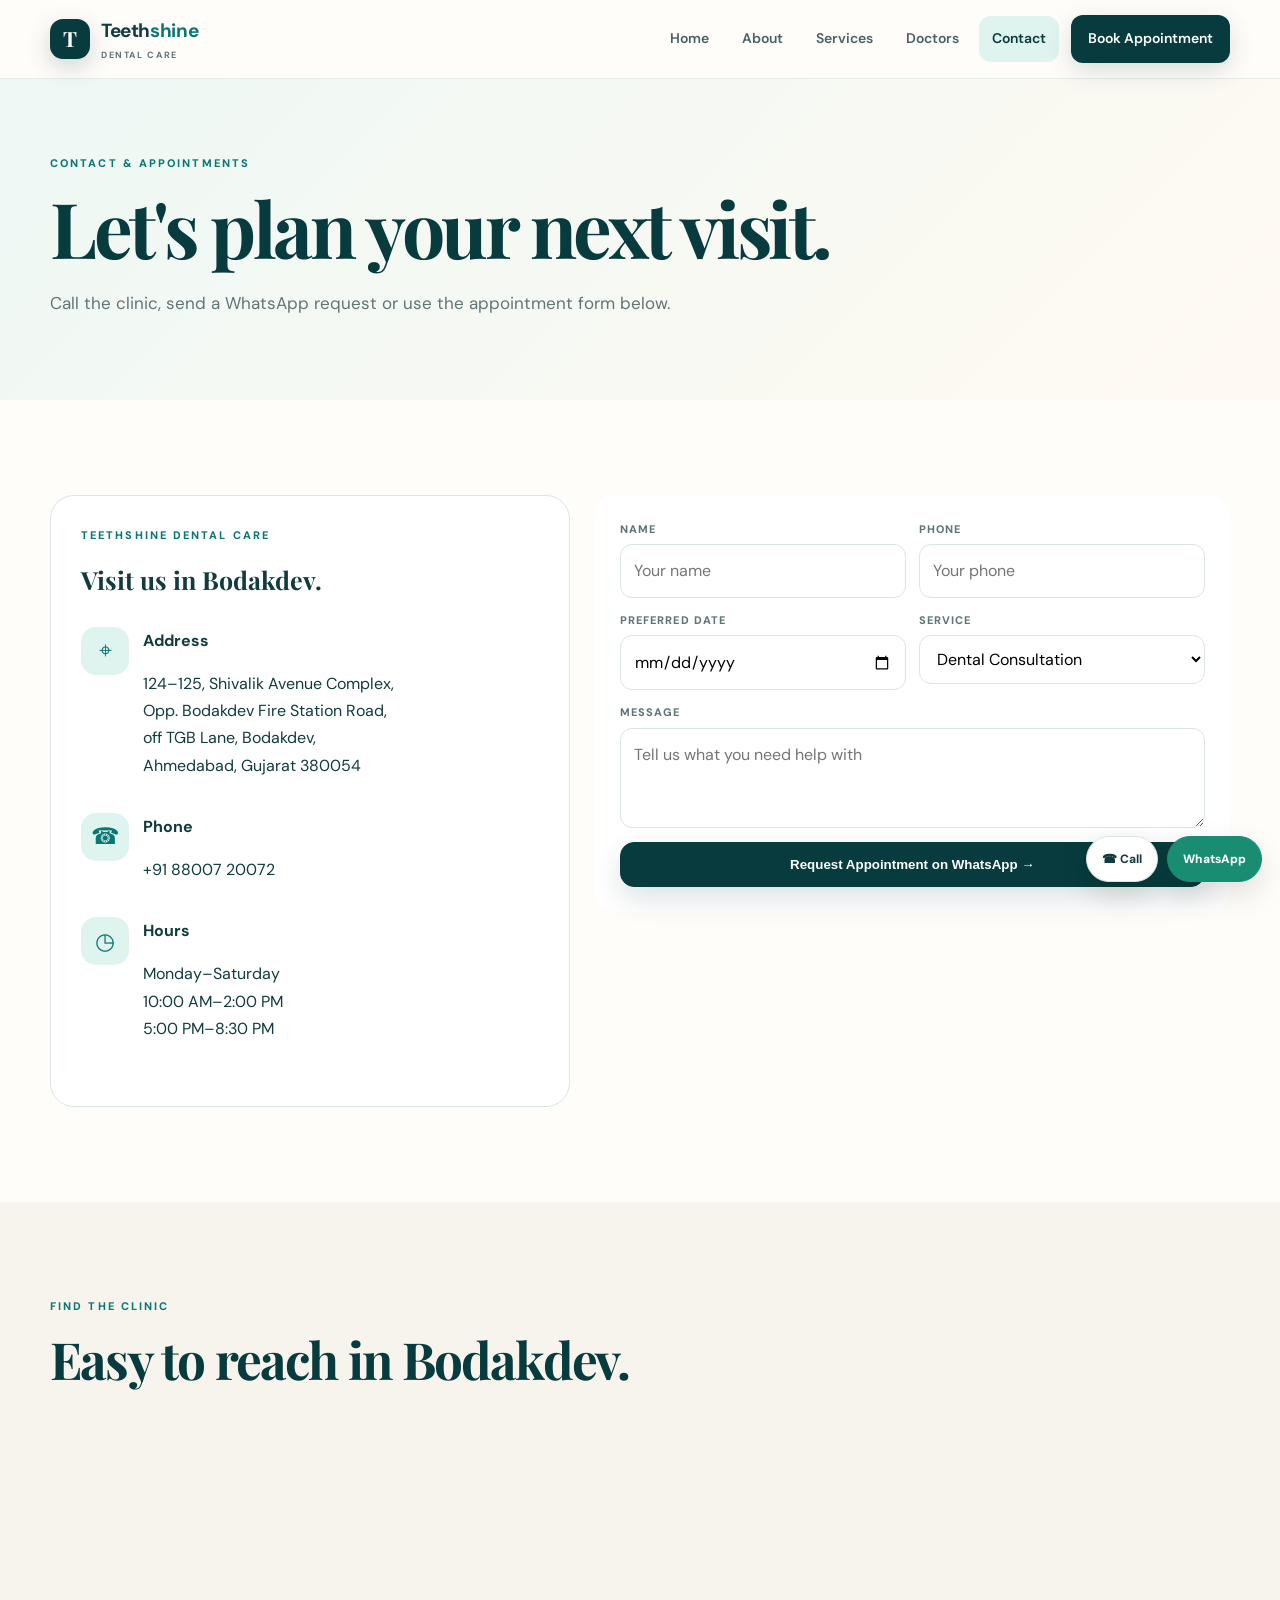
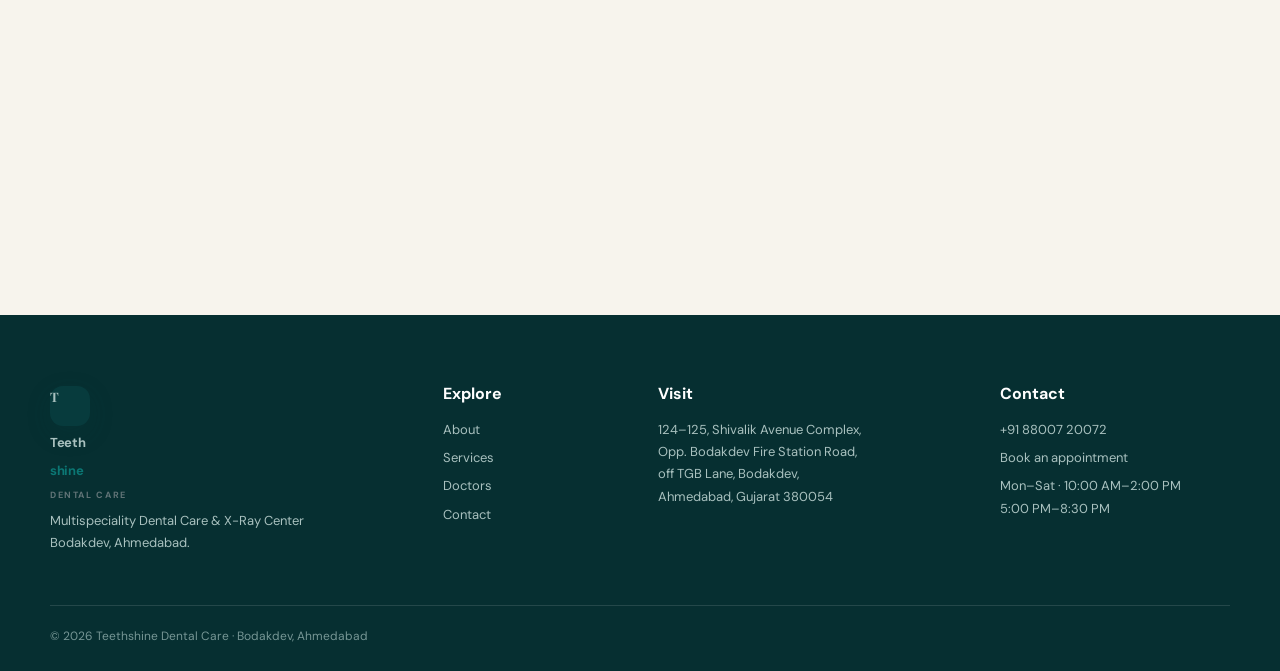
<file: contact.html>
<!doctype html><html lang="en"><head><meta charset="utf-8"><meta name="viewport" content="width=device-width,initial-scale=1"><meta name="theme-color" content="#073b3d"><meta name="description" content="Contact Teethshine Dental Care in Bodakdev, Ahmedabad and request a dental appointment."><title>Contact & Appointment | Teethshine Dental Care</title><link rel="stylesheet" href="assets/css/style.css"><script type="application/ld+json">{"@context":"https://schema.org","@type":"Dentist","name":"Teethshine Dental Care","telephone":"+91 88007 20072","address":{"@type":"PostalAddress","streetAddress":"124–125, Shivalik Avenue Complex, off TGB Lane, Bodakdev","addressLocality":"Ahmedabad","addressRegion":"Gujarat","postalCode":"380054","addressCountry":"IN"},"openingHours":"Mo-Sa 10:00-14:00,17:00-20:30"}</script></head><body><header class="site-header"><div class="container nav"><a class="brand" href="index.html"><span class="brand-mark">T</span><span>Teeth<span>shine</span><small>Dental Care</small></span></a><button class="menu" aria-label="Open menu" aria-expanded="false">☰</button><nav><a class="" href="index.html">Home</a><a class="" href="about.html">About</a><a class="" href="services.html">Services</a><a class="" href="doctors.html">Doctors</a><a class="active" href="contact.html">Contact</a><a class="nav-cta" href="contact.html#appointment">Book Appointment</a></nav></div></header><main><section class="page-hero"><div class="container reveal"><div class="eyebrow">CONTACT &amp; APPOINTMENTS</div><h1>Let's plan your next visit.</h1><p>Call the clinic, send a WhatsApp request or use the appointment form below.</p></div></section><section class="section"><div class="container contact-grid"><div class="contact-card reveal"><div class="eyebrow">TEETHSHINE DENTAL CARE</div><h3>Visit us in Bodakdev.</h3><div class="contact-row"><div class="icon">⌖</div><div><b>Address</b><p>124–125, Shivalik Avenue Complex,<br>Opp. Bodakdev Fire Station Road,<br>off TGB Lane, Bodakdev,<br>Ahmedabad, Gujarat 380054</p></div></div><div class="contact-row"><div class="icon">☎</div><div><b>Phone</b><p><a href="tel:+918800720072">+91 88007 20072</a></p></div></div><div class="contact-row"><div class="icon">◷</div><div><b>Hours</b><p>Monday–Saturday<br>10:00 AM–2:00 PM<br>5:00 PM–8:30 PM</p></div></div></div><div class="reveal delay-1"><div class="form"><form id="appointmentForm"><div class="form-grid"><div class="field"><label>Name</label><input name="name" required placeholder="Your name"></div><div class="field"><label>Phone</label><input name="phone" type="tel" required placeholder="Your phone"></div><div class="field"><label>Preferred date</label><input name="date" type="date" required></div><div class="field"><label>Service</label><select name="service"><option>Dental Consultation</option><option>Laser Dentistry</option><option>Laser Gingivoplasty</option><option>Minimally Invasive Dentistry</option><option>Oral Rehabilitation</option><option>Dental X-Ray Support</option></select></div><div class="field full"><label>Message</label><textarea name="message" placeholder="Tell us what you need help with"></textarea></div></div><button class="btn" type="submit">Request Appointment on WhatsApp →</button></form></div></div></div></section><section class="section soft"><div class="container"><div class="section-head reveal"><div><div class="eyebrow">FIND THE CLINIC</div><h2>Easy to reach in Bodakdev.</h2></div></div><iframe class="map" loading="lazy" src="https://www.google.com/maps?q=Teethshine%20Dental%20Care%20Bodakdev%20Ahmedabad&output=embed" title="Teethshine Dental Care location map"></iframe></div></section></main><footer><div class="container footer-grid"><div><a class="brand footer-brand" href="index.html"><span class="brand-mark">T</span><span>Teeth<span>shine</span><small>Dental Care</small></span></a><p>Multispeciality Dental Care &amp; X-Ray Center<br>Bodakdev, Ahmedabad.</p></div><div><b>Explore</b><a href="about.html">About</a><a href="services.html">Services</a><a href="doctors.html">Doctors</a><a href="contact.html">Contact</a></div><div><b>Visit</b><p>124–125, Shivalik Avenue Complex,<br>Opp. Bodakdev Fire Station Road,<br>off TGB Lane, Bodakdev,<br>Ahmedabad, Gujarat 380054</p></div><div><b>Contact</b><a href="tel:+918800720072">+91 88007 20072</a><a href="contact.html#appointment">Book an appointment</a><span>Mon–Sat · 10:00 AM–2:00 PM<br>5:00 PM–8:30 PM</span></div></div><div class="container copyright">© 2026 Teethshine Dental Care · Bodakdev, Ahmedabad</div></footer><div class="floating-actions"><a class="float-btn" href="tel:+918800720072">☎ Call</a><a class="float-btn whatsapp" href="https://wa.me/918800720072" target="_blank" rel="noopener">WhatsApp</a></div><script src="assets/js/main.js"></script></body></html>
</file>
<file: assets/css/style.css>
@import url('https://fonts.googleapis.com/css2?family=DM+Sans:wght@400;500;600;700&family=Playfair+Display:wght@500;600;700&display=swap');

:root{--ink:#123b3d;--deep:#073b3d;--teal:#0b7774;--mint:#dff4ef;--cream:#f7f4ed;--paper:#fffdf9;--gold:#c69a5a;--muted:#617477;--line:#dbe6e3;--white:#fff;--max:1180px;--shadow:0 24px 70px rgba(13,58,60,.12)}
*{box-sizing:border-box}
html{scroll-behavior:smooth}
body{margin:0;color:var(--ink);background:var(--paper);font-family:'DM Sans',sans-serif;line-height:1.7;overflow-x:hidden}
a{text-decoration:none;color:inherit}
img{display:block;max-width:100%}
.container{width:min(var(--max),calc(100% - 40px));margin:auto}

.site-header{position:sticky;top:0;z-index:50;background:rgba(255,253,249,.88);backdrop-filter:blur(16px);border-bottom:1px solid rgba(219,230,227,.7)}
.nav{min-height:78px;display:flex;align-items:center;justify-content:space-between;gap:25px}
.brand{display:flex;align-items:center;gap:11px;font-weight:700;letter-spacing:-.02em;font-size:19px}
.brand>span:last-child>span{color:var(--teal)}
.brand small{display:block;font-size:9px;letter-spacing:.18em;text-transform:uppercase;color:var(--muted);font-weight:700}
.brand-mark{width:40px;height:40px;border-radius:13px;display:grid;place-items:center;background:var(--deep);color:#fff;font-family:'Playfair Display';font-size:21px;box-shadow:0 8px 25px rgba(7,59,61,.2)}

nav{display:flex;align-items:center;gap:7px}
nav a{padding:11px 13px;border-radius:12px;color:#486164;font-size:14px;font-weight:600}
nav a:hover,nav a.active{color:var(--deep);background:var(--mint)}
nav .nav-cta{background:var(--deep);color:#fff;padding:12px 17px;margin-left:5px;box-shadow:0 8px 24px rgba(7,59,61,.16)}
nav .nav-cta:hover{background:var(--teal);color:#fff}
.menu{display:none;border:0;background:var(--mint);color:var(--deep);font-size:23px;width:44px;height:44px;border-radius:12px}

.hero{position:relative;padding:72px 0 80px;background:radial-gradient(circle at 8% 15%,#e6f6f1 0,transparent 28%),linear-gradient(180deg,#f8fbf9 0,#fffdf9 100%)}
.hero-grid{display:grid;grid-template-columns:1.03fr .97fr;align-items:center;gap:65px}
.eyebrow{font-size:11px;letter-spacing:.19em;text-transform:uppercase;color:var(--teal);font-weight:800;margin-bottom:15px}
.hero h1,.page-hero h1{font-family:'Playfair Display',serif;font-size:clamp(46px,6vw,78px);line-height:1.03;letter-spacing:-.045em;margin:0 0 22px;color:var(--deep)}
.hero h1 em{font-style:normal;color:var(--teal)}
.hero p{font-size:18px;color:var(--muted);max-width:600px}

.hero-actions{display:flex;gap:12px;flex-wrap:wrap;margin:30px 0}
.btn{display:inline-flex;align-items:center;justify-content:center;gap:8px;padding:14px 20px;border-radius:14px;background:var(--deep);color:#fff;font-weight:700;border:1px solid var(--deep);transition:.25s;box-shadow:0 12px 28px rgba(7,59,61,.14)}
.btn:hover{transform:translateY(-2px);background:var(--teal);border-color:var(--teal)}
.btn.outline{background:transparent;color:var(--deep);box-shadow:none}
.btn.outline:hover{background:var(--mint)}

.hero-trust{display:flex;gap:24px;flex-wrap:wrap;margin-top:24px}
.trust-item{display:flex;align-items:center;gap:9px;font-size:13px;font-weight:600;color:#526668}
.trust-dot{width:9px;height:9px;background:#52a99a;border-radius:50%;box-shadow:0 0 0 6px #e4f5f0}

.hero-media{position:relative}
.hero-photo{height:570px;width:100%;object-fit:cover;border-radius:34px 34px 110px 34px;box-shadow:var(--shadow)}
.photo-card{position:absolute;left:-30px;bottom:28px;background:#fff;padding:17px 20px;border-radius:20px;box-shadow:0 18px 45px rgba(12,55,57,.18);display:flex;align-items:center;gap:13px}
.photo-card strong{display:block;font-size:22px;color:var(--deep)}
.photo-card span{font-size:12px;color:var(--muted)}
.spark{position:absolute;right:-15px;top:30px;width:74px;height:74px;border:1px solid rgba(198,154,90,.5);border-radius:50%;background:#fffaf0;display:grid;place-items:center;color:var(--gold);font-size:28px}

.section{padding:95px 0}
.section.soft{background:var(--cream)}
.section-head{display:flex;justify-content:space-between;align-items:end;gap:30px;margin-bottom:45px}
.section h2,.split h2{font-family:'Playfair Display';font-size:clamp(34px,4vw,52px);line-height:1.1;letter-spacing:-.035em;margin:0;color:var(--deep)}
.lead{font-size:18px;color:var(--muted);max-width:600px}

.feature-grid{display:grid;grid-template-columns:repeat(3,1fr);gap:18px}
.feature-card{padding:28px;border:1px solid var(--line);background:#fff;border-radius:22px;transition:.3s}
.feature-card:hover{transform:translateY(-6px);box-shadow:0 18px 45px rgba(13,58,60,.09)}
.icon{width:48px;height:48px;border-radius:15px;background:var(--mint);display:grid;place-items:center;color:var(--teal);font-size:23px;margin-bottom:23px}
.feature-card h3{font-family:'Playfair Display';font-size:24px;margin:0 0 9px}
.feature-card p{color:var(--muted);margin:0}

.split{display:grid;grid-template-columns:1fr 1fr;gap:70px;align-items:center}
.image-stack{position:relative}
.stack-main{width:88%;height:520px;object-fit:cover;border-radius:28px}
.stack-small{position:absolute;right:0;bottom:-25px;width:42%;height:230px;object-fit:cover;border:9px solid var(--paper);border-radius:24px;box-shadow:var(--shadow)}
.pill{display:inline-flex;gap:9px;align-items:center;background:var(--mint);color:var(--deep);padding:9px 13px;border-radius:99px;font-size:12px;font-weight:800;margin-bottom:20px}

.stats{display:grid;grid-template-columns:repeat(4,1fr);border:1px solid var(--line);border-radius:24px;overflow:hidden;background:#fff}
.stat{padding:27px;text-align:center;border-right:1px solid var(--line)}
.stat:last-child{border-right:0}
.stat strong{display:block;font-family:'Playfair Display';font-size:38px;color:var(--deep)}
.stat span{font-size:12px;color:var(--muted);font-weight:700}

.services-grid{display:grid;grid-template-columns:repeat(4,1fr);gap:16px}
.service-card{background:#fff;border:1px solid var(--line);padding:25px;border-radius:20px;min-height:205px;transition:.25s}
.service-card:hover{transform:translateY(-5px);box-shadow:0 15px 40px rgba(13,58,60,.08)}
.service-number{font-size:12px;color:var(--gold);font-weight:800}
.service-card h3{font-family:'Playfair Display';font-size:22px;line-height:1.2;margin:22px 0 8px}
.service-card p{color:var(--muted);font-size:14px;margin:0}

.photo-band{display:grid;grid-template-columns:1.15fr .85fr;gap:16px}
.photo-band img{width:100%;height:300px;object-fit:cover;border-radius:24px}
.photo-band .tall{height:616px}
.gallery-side{display:grid;gap:16px}

.testimonial-wrap{position:relative}
.testimonial-grid{display:grid;grid-template-columns:repeat(3,1fr);gap:18px}
.testimonial{background:#fff;border:1px solid var(--line);padding:28px;border-radius:24px;position:relative}
.stars{color:#c69a5a;letter-spacing:2px;font-size:14px}
.testimonial p{font-family:'Playfair Display';font-size:21px;line-height:1.45;margin:18px 0}
.testimonial small{color:var(--muted)}
.quote{position:absolute;right:23px;top:16px;font-family:serif;font-size:65px;color:#e5efec;line-height:1}

.booking{background:var(--deep);color:#fff;border-radius:34px;padding:55px;display:grid;grid-template-columns:1fr 1fr;gap:45px;align-items:center;box-shadow:var(--shadow)}
.booking h2{color:#fff}
.booking p{color:#c7d9d7}
.form{background:#fff;border-radius:23px;padding:25px}
.form-grid{display:grid;grid-template-columns:1fr 1fr;gap:13px}
.field{display:flex;flex-direction:column;gap:6px}
.field.full{grid-column:1/-1}
.field label{font-size:11px;text-transform:uppercase;letter-spacing:.1em;font-weight:800;color:#607476}
.field input,.field textarea,.field select{width:100%;border:1px solid var(--line);border-radius:12px;padding:12px 13px;font:inherit;outline:0;background:#fff}
.field textarea{min-height:100px;resize:vertical}
.form .btn{width:100%;margin-top:14px}

.page-hero{padding:75px 0 65px;background:linear-gradient(135deg,#eef8f5,#fffaf1)}
.page-hero p{max-width:650px;color:var(--muted);font-size:17px}

.doctor-grid{display:grid;grid-template-columns:repeat(2,1fr);gap:20px}
.doctor-card{background:#fff;border:1px solid var(--line);border-radius:26px;overflow:hidden}
.doctor-card img{height:380px;width:100%;object-fit:cover}
.doctor-body{padding:25px}
.doctor-body h2{font-family:'Playfair Display';font-size:30px;margin:4px 0}
.doctor-body p{color:var(--muted)}

.contact-grid{display:grid;grid-template-columns:.9fr 1.1fr;gap:25px}
.contact-card{padding:30px;border:1px solid var(--line);border-radius:24px;background:#fff}
.contact-card h3{font-family:'Playfair Display';font-size:25px;margin-top:0}
.contact-row{display:flex;gap:14px;margin:18px 0}
.contact-row .icon{flex:none;margin:0}
.map{width:100%;height:380px;border:0;border-radius:24px}

.service-list{display:grid;grid-template-columns:1fr 1fr;gap:15px}
.service-list article{display:flex;gap:20px;padding:26px;border:1px solid var(--line);background:#fff;border-radius:20px}
.service-list article>span{font-size:12px;color:var(--gold);font-weight:800}
.service-list h2{font-family:'Playfair Display';font-size:25px;margin:0 0 7px}
.service-list p{margin:0;color:var(--muted)}

footer{background:#062f31;color:#d4e4e2;padding:65px 0 25px}
.footer-grid{display:grid;grid-template-columns:1.4fr .7fr 1.2fr .9fr;gap:35px}
.footer-brand{color:#fff}
.footer-grid b{color:#fff;display:block;margin-bottom:12px}
.footer-grid a,.footer-grid p,.footer-grid span{display:block;color:#a9c1bf;font-size:13px;margin:6px 0}
.copyright{border-top:1px solid rgba(255,255,255,.12);margin-top:45px;padding-top:20px;color:#769695;font-size:12px}

.floating-actions{position:fixed;right:18px;bottom:18px;z-index:60;display:flex;gap:9px}
.float-btn{background:#fff;border:1px solid var(--line);padding:12px 15px;border-radius:99px;font-size:12px;font-weight:800;box-shadow:0 12px 30px rgba(0,0,0,.12)}
.float-btn.whatsapp{background:#198d72;color:#fff;border-color:#198d72}

.reveal{opacity:0;transform:translateY(22px);transition:opacity .7s ease,transform .7s ease}
.reveal.visible{opacity:1;transform:none}
.delay-1{transition-delay:.08s}
.delay-2{transition-delay:.16s}
.delay-3{transition-delay:.24s}

.pulse{animation:pulse 2.8s infinite}
@keyframes pulse{
0%,100%{box-shadow:0 0 0 0 rgba(82,169,154,.22)}
50%{box-shadow:0 0 0 12px rgba(82,169,154,0)}
}

@media(max-width:900px){
nav{display:none;position:absolute;top:78px;left:0;right:0;background:#fff;padding:15px 20px 20px;flex-direction:column;align-items:stretch;border-bottom:1px solid var(--line);box-shadow:0 20px 35px rgba(0,0,0,.06)}
nav.open{display:flex}
.menu{display:grid;place-items:center}
.hero-grid,.split,.booking,.contact-grid{grid-template-columns:1fr}
.hero{padding-top:45px}
.hero-photo{height:470px}
.photo-card{left:15px}
.feature-grid,.testimonial-grid{grid-template-columns:1fr 1fr}
.services-grid{grid-template-columns:1fr 1fr}
.stats{grid-template-columns:1fr 1fr}
.stat:nth-child(2){border-right:0}
.stat:nth-child(-n+2){border-bottom:1px solid var(--line)}
.footer-grid{grid-template-columns:1fr 1fr}
.doctor-grid{grid-template-columns:1fr}
.service-list{grid-template-columns:1fr}
.booking{padding:32px}
}

@media(max-width:560px){
.container{width:min(var(--max),calc(100% - 28px))}
.hero h1,.page-hero h1{font-size:43px}
.hero p{font-size:16px}
.hero-photo{height:390px;border-radius:25px 25px 80px 25px}
.spark{right:4px}
.photo-card{bottom:15px;padding:12px 14px}
.section{padding:68px 0}
.section-head{display:block;margin-bottom:30px}
.feature-grid,.testimonial-grid,.services-grid{grid-template-columns:1fr}
.stats{grid-template-columns:1fr 1fr}
.stat{padding:20px 10px}
.stat strong{font-size:30px}
.stack-main{width:100%;height:390px}
.stack-small{display:none}
.photo-band{grid-template-columns:1fr}
.photo-band img,.photo-band .tall{height:280px}
.form-grid{grid-template-columns:1fr}
.field.full{grid-column:auto}
.footer-grid{grid-template-columns:1fr}
.floating-actions{left:14px;right:14px;bottom:12px}
.float-btn{flex:1;text-align:center}
.booking{border-radius:24px}
.booking .form{padding:18px}
}

@media(prefers-reduced-motion:reduce){
html{scroll-behavior:auto}
.reveal{opacity:1;transform:none}
.pulse{animation:none}
}
</file>
